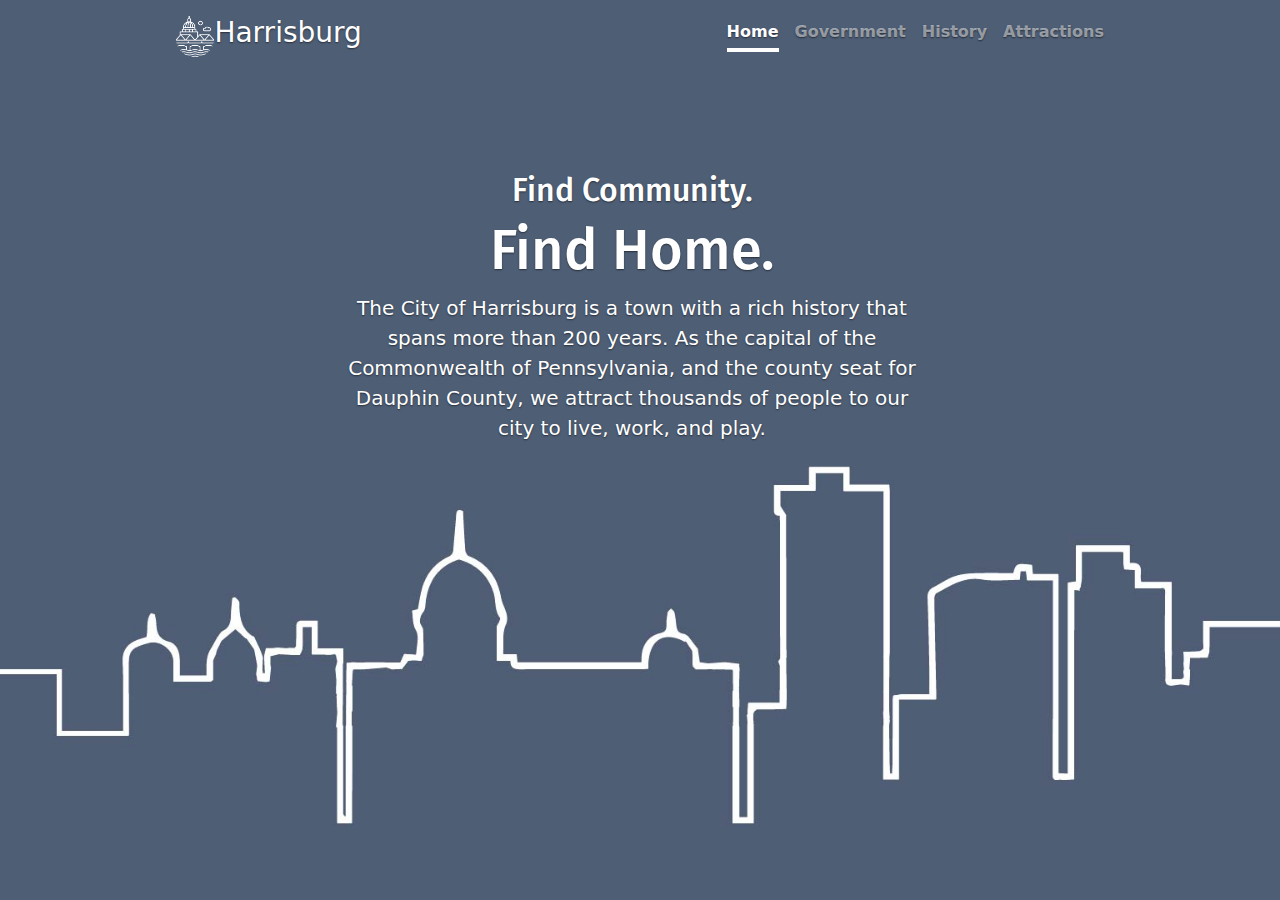
<file: index.html>
<!doctype html>
<html lang="en" class="h-100">
    <head>
        <meta charset="utf-8">
        <meta name="viewport" content="width=device-width, initial-scale=1">
        <meta name="description" content="">
        <meta name="author" content="Mark Otto, Jacob Thornton, and Bootstrap contributors">
        <meta name="generator" content="Hugo 0.88.1">
        <title>Harrisburg</title>

        <link rel="canonical" href="https://getbootstrap.com/docs/5.1/examples/cover/">
        <link href="style.css" rel="stylesheet">
        <link href="css/bootstrap.css" rel="stylesheet">
        <link rel="preconnect" href="https://fonts.googleapis.com">
        <link rel="preconnect" href="https://fonts.gstatic.com" crossorigin>
        <link href="https://fonts.googleapis.com/css2?family=Fira+Sans:wght@500&display=swap" rel="stylesheet"> 
    </head>
     
<body class="d-flex h-100 text-center text-white">
    
<div class="cover-container d-flex w-100 h-100 p-3 mx-auto flex-column">
    <header class="mb-auto">
        <div>
            <img src="Images/logo4.png" class="float-md-start nav-logo mb-0 img-fluid mx-auto d-block" alt="Harrisburg Logo">
            <h3 class="float-md-start mb-0">Harrisburg</h3>
            <nav class="nav nav-masthead justify-content-center float-md-end">
            <a class="nav-link active" aria-current="page" href="index.html">Home</a>
            <a class="nav-link" href="Government.html">Government</a>
            <a class="nav-link" href="History.html">History</a>
            <a class="nav-link" href="Attractions.html">Attractions</a>
            </nav>
        </div>
    </header>
    
    
    <main class="px-3 centered">
    <h2 class=center-statement>Find Community.</h2>
        
    <h1 class=center-statement>Find Home.</h1>
        
    <p class="lead">The City of Harrisburg is a town with a rich history that spans more than 200 years. As the capital of the Commonwealth of Pennsylvania, and the county seat for Dauphin County, we attract thousands of people to our city to live, work, and play.</p>
    </main>
    
    
    
    
</div>
    
    
    


    
  </body>
</html>
</file>
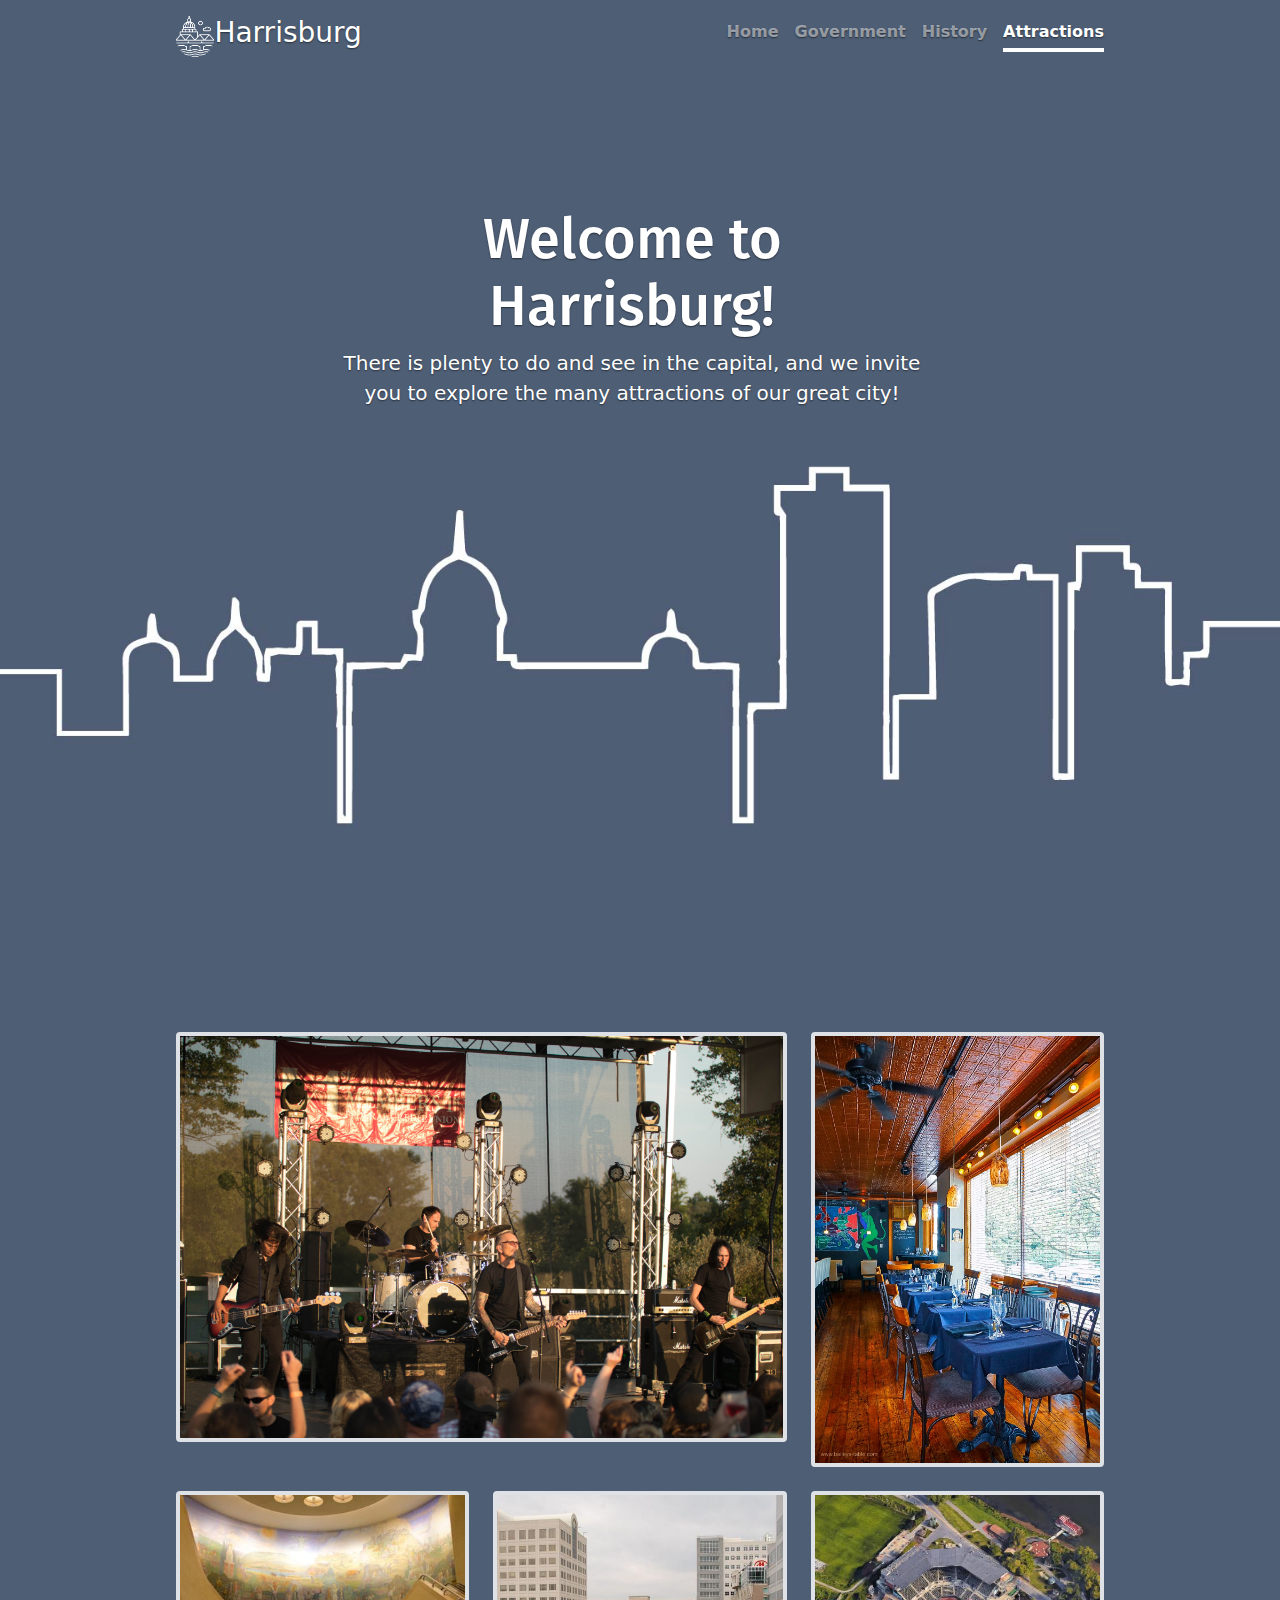
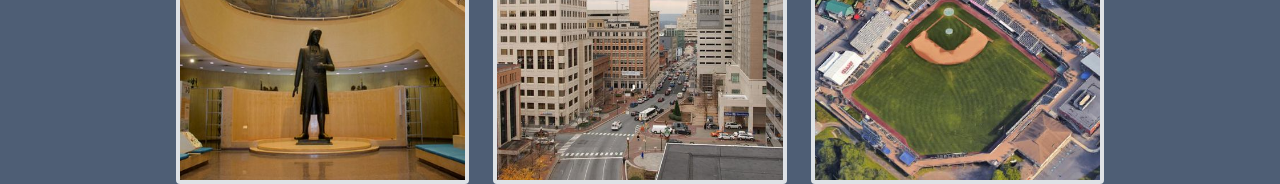
<file: Attractions.html>
<!doctype html>
<html lang="en" class="h-100">
    <head>
        <meta charset="utf-8">
        <meta name="viewport" content="width=device-width, initial-scale=1">
        <meta name="description" content="">
        <meta name="author" content="Mark Otto, Jacob Thornton, and Bootstrap contributors">
        <meta name="generator" content="Hugo 0.88.1">
        <title>Harrisburg</title>

        <link rel="canonical" href="https://getbootstrap.com/docs/5.1/examples/cover/">
        <link href="style.css" rel="stylesheet">
        <link href="css/bootstrap.css" rel="stylesheet">
        <link rel="preconnect" href="https://fonts.googleapis.com">
        <link rel="preconnect" href="https://fonts.gstatic.com" crossorigin>
        <link href="https://fonts.googleapis.com/css2?family=Fira+Sans:wght@500&display=swap" rel="stylesheet"> 
    </head>
     
<body class="d-flex h-100 text-center text-white">
    
<div class="cover-container d-flex w-100 h-100 p-3 mx-auto flex-column">
    <header class="mb-auto">
        <div>
            <img src="Images/logo4.png" class="float-md-start nav-logo mb-0 img-fluid mx-auto d-block" alt="Harrisburg Logo">
            <h3 class="float-md-start mb-0">Harrisburg</h3>
            <nav class="nav nav-masthead justify-content-center float-md-end">
            <a class="nav-link" href="index.html">Home</a>
            <a class="nav-link" href="Government.html">Government</a>
            <a class="nav-link" href="History.html">History</a>
            <a class="nav-link active" aria-current="page" href="Attractions.html">Attractions</a>
            </nav>
        </div>
    </header>
    
    
    <main class="px-3 centered">
    <h1 class=center-statement>Welcome to Harrisburg!</h1>
        
    <h1 class=center-statement></h1>
        
    <p class="lead center-space">There is plenty to do and see in the capital, and we invite you to explore the many attractions of our great city!</p>
    </main>
    
   <div class="text-img">
    <div class="row">
        <div class="col-sm-8">
            <img src="Images/attractions-events.jpg" class="rounded mx-auto d-block img-fluid border border-4" alt="Outdoor Concert">
        </div>
        
        <div class="col-sm-4">
            <img src="Images/attractions-food.webp" class="rounded mx-auto d-block img-fluid border border-4" alt="Interior Restaurant">
        </div>
    </div>
    <br>
    <div class="row">
        <div class="col-sm">
            <img src="Images/attractions-arts.jpg" class="rounded mx-auto d-block img-fluid border border-4" alt="State Museum">
        </div>
        
        <div class="col-sm">
            <img src="Images/attractions-hotels-2.jpg" class="rounded mx-auto d-block img-fluid border border-4" alt="Crowne Plaza">
        </div>
        
        <div class="col-sm">
            <img src="Images/attractions-sports.jpg" class="rounded mx-auto d-block img-fluid border border-4" alt="Crowne Plaza">
        </div>
    </div>
    </div>
    
    
    
    
    
    
    
</div>
    
    
    
    

    
    
    


    
  </body>
</html>
</file>
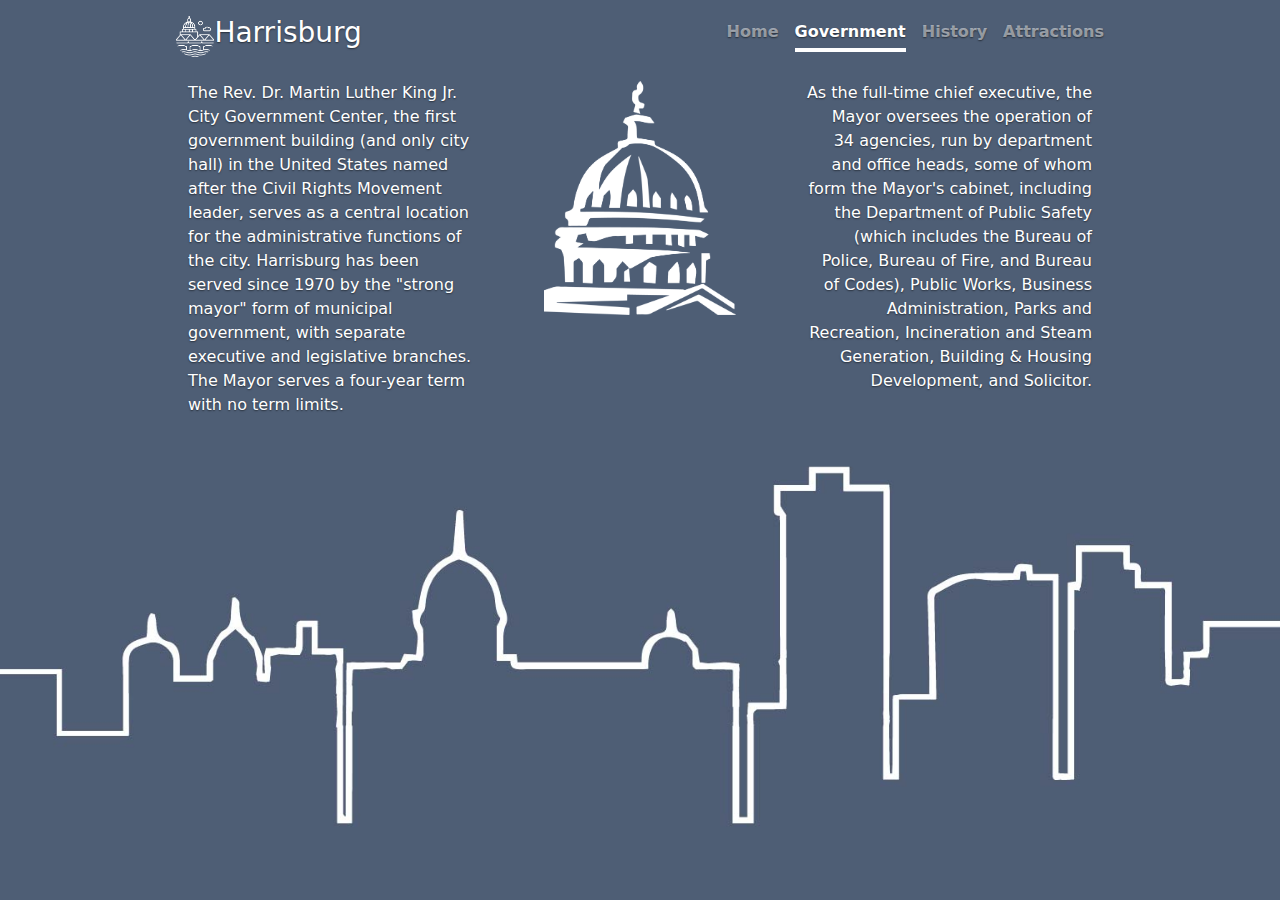
<file: Government.html>
<!doctype html>
<html lang="en" class="h-100">
    <head>
        <meta charset="utf-8">
        <meta name="viewport" content="width=device-width, initial-scale=1">
        <meta name="description" content="">
        <meta name="author" content="Mark Otto, Jacob Thornton, and Bootstrap contributors">
        <meta name="generator" content="Hugo 0.88.1">
        <title>Harrisburg</title>

        <link rel="canonical" href="https://getbootstrap.com/docs/5.1/examples/cover/">
        <link href="style.css" rel="stylesheet">
        <link href="css/bootstrap.css" rel="stylesheet">
        <link rel="preconnect" href="https://fonts.googleapis.com">
        <link rel="preconnect" href="https://fonts.gstatic.com" crossorigin>
        <link href="https://fonts.googleapis.com/css2?family=Fira+Sans:wght@500&display=swap" rel="stylesheet">
      
      
    </head>
    
    
<body class="d-flex h-100 text-center text-white bg-dark">
    
<div class="cover-container d-flex w-100 h-100 p-3 mx-auto flex-column">
    <header class="mb-auto">
        <div>
            <img src="Images/logo4.png" class="float-md-start nav-logo mb-0 img-fluid mx-auto d-block" alt="Harrisburg Logo">
            <h3 class="float-md-start mb-0">Harrisburg</h3>
            <nav class="nav nav-masthead justify-content-center float-md-end">
            <a class="nav-link" aria-current="page" href="index.html">Home</a>
            <a class="nav-link active"  aria-current="page" href="Government.html">Government</a>
            <a class="nav-link" href="History.html">History</a>
            <a class="nav-link" href="Attractions.html">Attractions</a>
            </nav>
        </div>
    </header>
    
    
    <div class="container grid-center">
        <div class="row">
            <div class="col left">
                The Rev. Dr. Martin Luther King Jr. City Government Center, the first government building (and only city hall) in the United States named after the Civil Rights Movement leader, serves as a central location for the administrative functions of the city. Harrisburg has been served since 1970 by the "strong mayor" form of municipal government, with separate executive and legislative branches. The Mayor serves a four-year term with no term limits.  
            </div>
            <div class="col">
                <img src="Images/capitol-outline.png" class="img-fluid img-small" alt="Harrisburg Capital">
            </div>
            <div class="col right">
                 As the full-time chief executive, the Mayor oversees the operation of 34 agencies, run by department and office heads, some of whom form the Mayor's cabinet, including the Department of Public Safety (which includes the Bureau of Police, Bureau of Fire, and Bureau of Codes), Public Works, Business Administration, Parks and Recreation, Incineration and Steam Generation, Building & Housing Development, and Solicitor.
            </div>
        </div>
    </div>   
</div>
    
    
    


    
  </body>
</html>
</file>
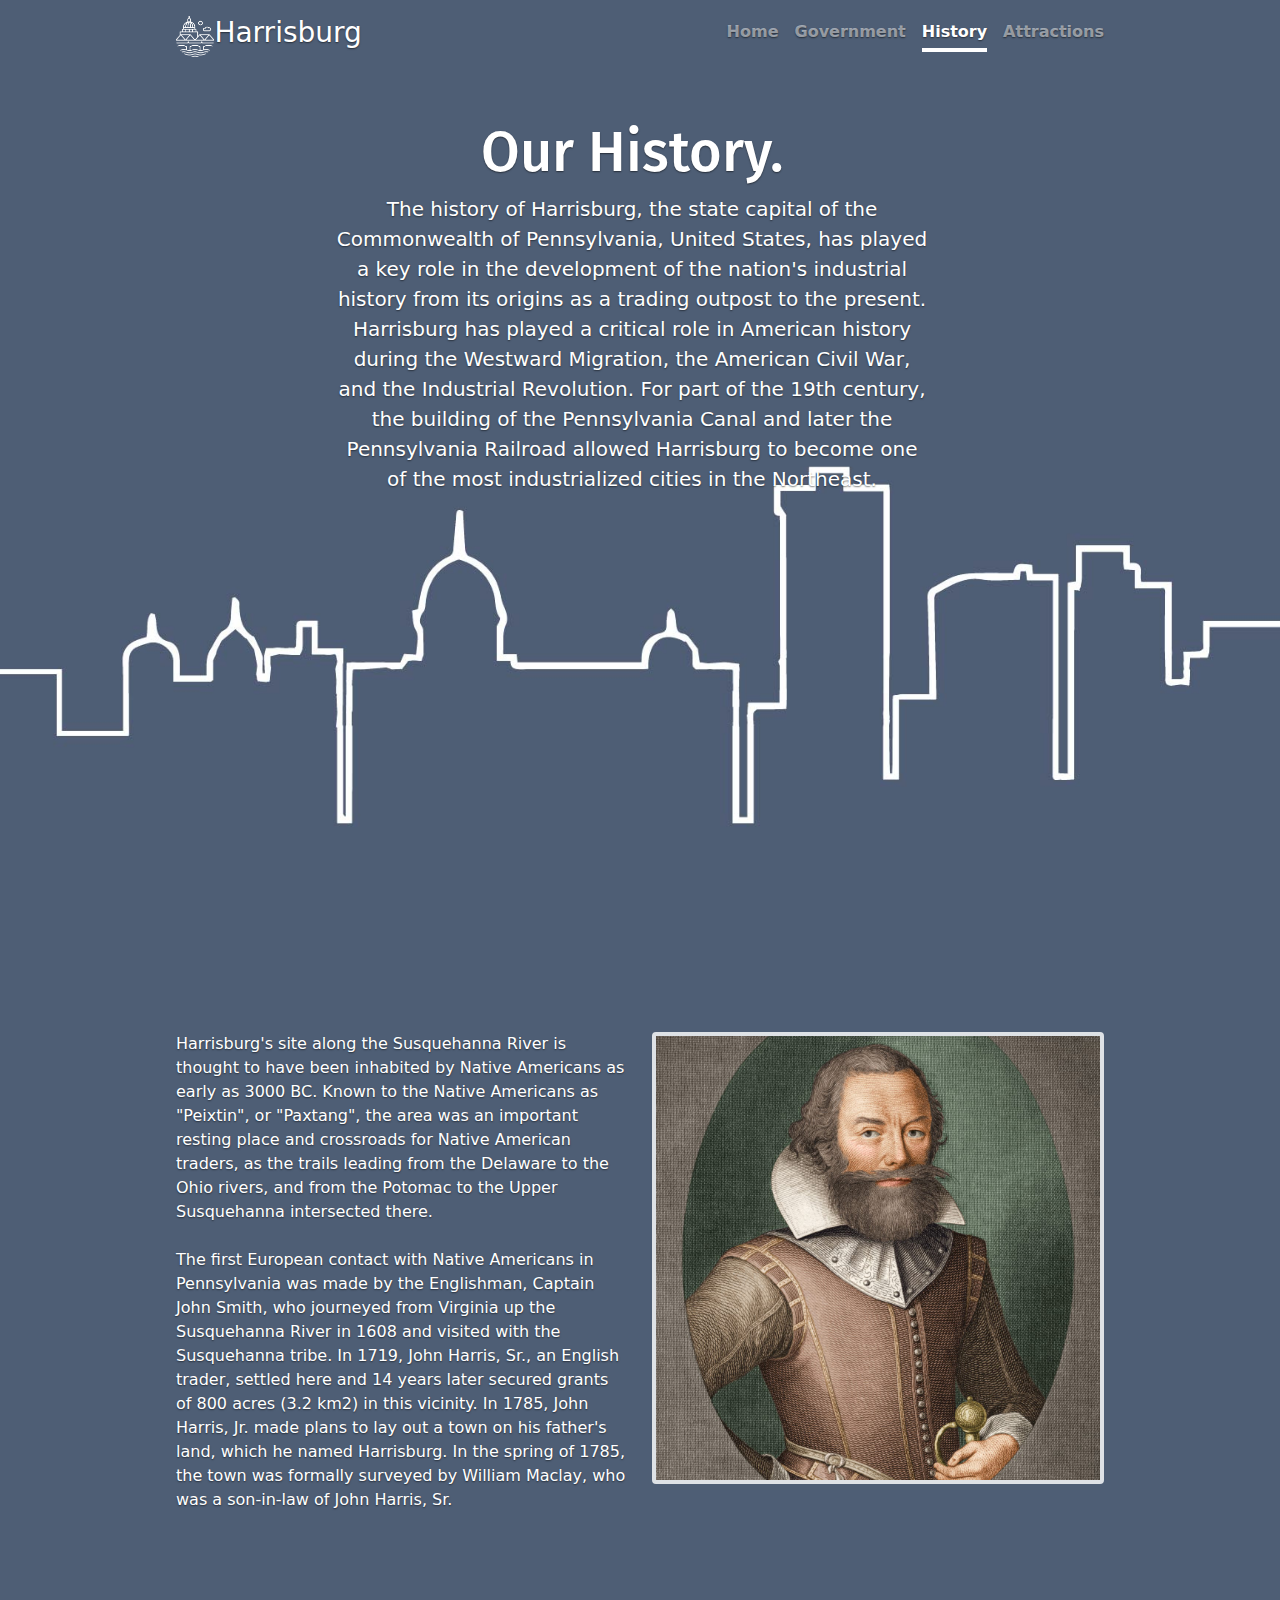
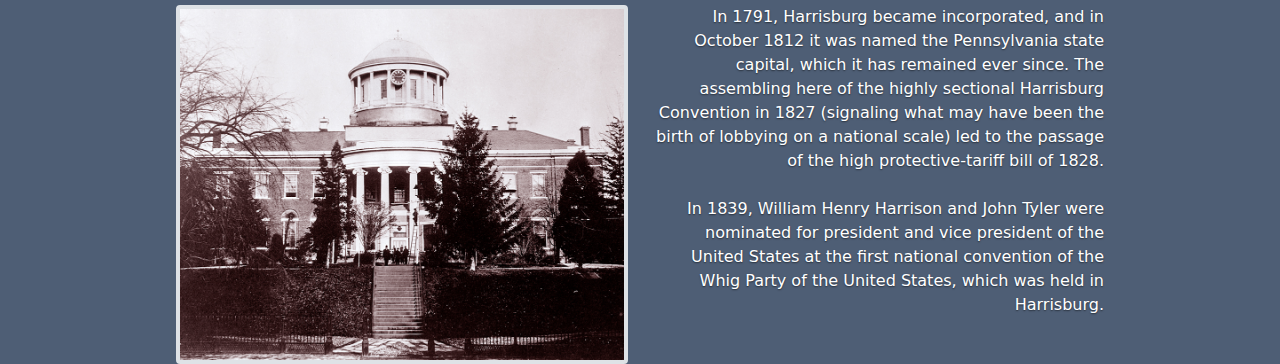
<file: History.html>
<!doctype html>
<html lang="en" class="h-100">
    <head>
        <meta charset="utf-8">
        <meta name="viewport" content="width=device-width, initial-scale=1">
        <meta name="description" content="">
        <meta name="author" content="Mark Otto, Jacob Thornton, and Bootstrap contributors">
        <meta name="generator" content="Hugo 0.88.1">
        <title>Harrisburg</title>

        <link rel="canonical" href="https://getbootstrap.com/docs/5.1/examples/cover/">
        <link href="style.css" rel="stylesheet">
        <link href="css/bootstrap.css" rel="stylesheet">
        <link rel="preconnect" href="https://fonts.googleapis.com">
        <link rel="preconnect" href="https://fonts.gstatic.com" crossorigin>
        <link href="https://fonts.googleapis.com/css2?family=Fira+Sans:wght@500&display=swap" rel="stylesheet">
      
      
    </head>
    
    
<body class="d-flex h-100 text-center text-white bg-blue">
    
<div class="cover-container d-flex w-100 h-100 p-3 mx-auto flex-column">
    <header class="mb-auto">
        <div>
            <img src="Images/logo4.png" class="float-md-start nav-logo mb-0 img-fluid mx-auto d-block" alt="Harrisburg Logo">
            <h3 class="float-md-start mb-0">Harrisburg</h3>
            <nav class="nav nav-masthead justify-content-center float-md-end">
            <a class="nav-link" href="index.html">Home</a>
            <a class="nav-link" href="Government.html">Government</a>
            <a class="nav-link active" aria-current="page" href="History.html">History</a>
            <a class="nav-link" href="Attractions.html">Attractions</a>
            </nav>
        </div>
    </header>
    
   <main class="px-3 centered">
        
    <h1 class=center-statement>Our History.</h1>
        
    <p class="lead">The history of Harrisburg, the state capital of the Commonwealth of Pennsylvania, United States, has played a key role in the development of the nation's industrial history from its origins as a trading outpost to the present. Harrisburg has played a critical role in American history during the Westward Migration, the American Civil War, and the Industrial Revolution. For part of the 19th century, the building of the Pennsylvania Canal and later the Pennsylvania Railroad allowed Harrisburg to become one of the most industrialized cities in the Northeast.
    </p>
    </main>
    
  <div class="text-img"> 
   <div class="row">
    <div class="col-sm left">
        Harrisburg's site along the Susquehanna River is thought to have been inhabited by Native Americans as early as 3000 BC. Known to the Native Americans as "Peixtin", or "Paxtang", the area was an important resting place and crossroads for Native American traders, as the trails leading from the Delaware to the Ohio rivers, and from the Potomac to the Upper Susquehanna intersected there. 
        
        <br><br>
        
        The first European contact with Native Americans in Pennsylvania was made by the Englishman, Captain John Smith, who journeyed from Virginia up the Susquehanna River in 1608 and visited with the Susquehanna tribe. In 1719, John Harris, Sr., an English trader, settled here and 14 years later secured grants of 800 acres (3.2 km2) in this vicinity. In 1785, John Harris, Jr. made plans to lay out a town on his father's land, which he named Harrisburg. In the spring of 1785, the town was formally surveyed by William Maclay, who was a son-in-law of John Harris, Sr.  
    </div>
    <div class="col-sm">
      <img src="Images/johnsmith.jpg" class="rounded mx-auto d-block img-fluid border border-4" alt="Captain John Smith">
    </div>
  </div> 
</div>
    
    <div> 
   <div class="row">
    <div class="col-sm left">
       <img src="Images/old-capitol.jpg" class="rounded mx-auto d-block img-fluid border border-4" alt="Old Harrisburg Capitol">
    </div>
    <div class="col-sm right">
       In 1791, Harrisburg became incorporated, and in October 1812 it was named the Pennsylvania state capital, which it has remained ever since. The assembling here of the highly sectional Harrisburg Convention in 1827 (signaling what may have been the birth of lobbying on a national scale) led to the passage of the high protective-tariff bill of 1828.
        
        <br><br>
        
        In 1839, William Henry Harrison and John Tyler were nominated for president and vice president of the United States at the first national convention of the Whig Party of the United States, which was held in Harrisburg.
    </div>
  </div> 
</div>
    

    
    
    
</div>
    
    
    


    
  </body>
</html>
</file>
<file: style.css>
/* Custom default button */
.btn-secondary,
.btn-secondary:hover,
.btn-secondary:focus {
  color: #333;
  text-shadow: none; /* Prevent inheritance from `body` */
}

html {
    background-color: #4e5e75;
}

body {
    text-shadow: 0 .05rem .1rem rgba(0, 0, 0, .5);
    background: url('Images/blue%20hburgoutline3.jpg'), #4e5e75;
    background-size: contain;
    background-repeat: no-repeat;
    background-size: cover;
}


image-size-medium {
    max-width: 50%;
}


.centered {
  position: absolute;
  top: 35%;
  left: 50%;
  transform: translate(-50%, -50%);
}

.text-img {
    margin-top:105%;
    margin-bottom: 10%;
}



.centered-img {
    margin-top: 2%;
    margin-bottom: 38%;
}

.center {
  display: block;
  margin-left: auto;
  margin-right: auto;
  width: 50%;
}



.left{
    text-align: left;
}
.img-small{
    width: 12em;
    height: 12em;
}
.right{
    text-align: right;
}
.cover-container {
  max-width: 60em;
}

.nav-logo {
    height: 2.4em;
    width: 2.4em;
}

.center-summary-text {
    margin-bottom: 35em;
}

.center-statement {
    font-family: 'Fira Sans', sans-serif;
}
.center-image {
    margin-bottom: 21em;
}

.grid-center {
    padding: 1.5em 1.5em 1.5em 1.5em;
    margin-bottom: 53%;
}


.nav-masthead .nav-link {
  padding: .25rem 0;
  font-weight: 700;
  color: rgba(255, 255, 255, .5);
  background-color: transparent;
  border-bottom: .25rem solid transparent;
}

.nav-masthead .nav-link:hover,
.nav-masthead .nav-link:focus {
  border-bottom-color: rgba(255, 255, 255, .25);
}

.nav-masthead .nav-link + .nav-link {
  margin-left: 1rem;
}

.nav-masthead .active {
  color: #fff;
  border-bottom-color: #fff;
}

.responsive {
    max-width: 100%;
    height: auto;
}
</file>
